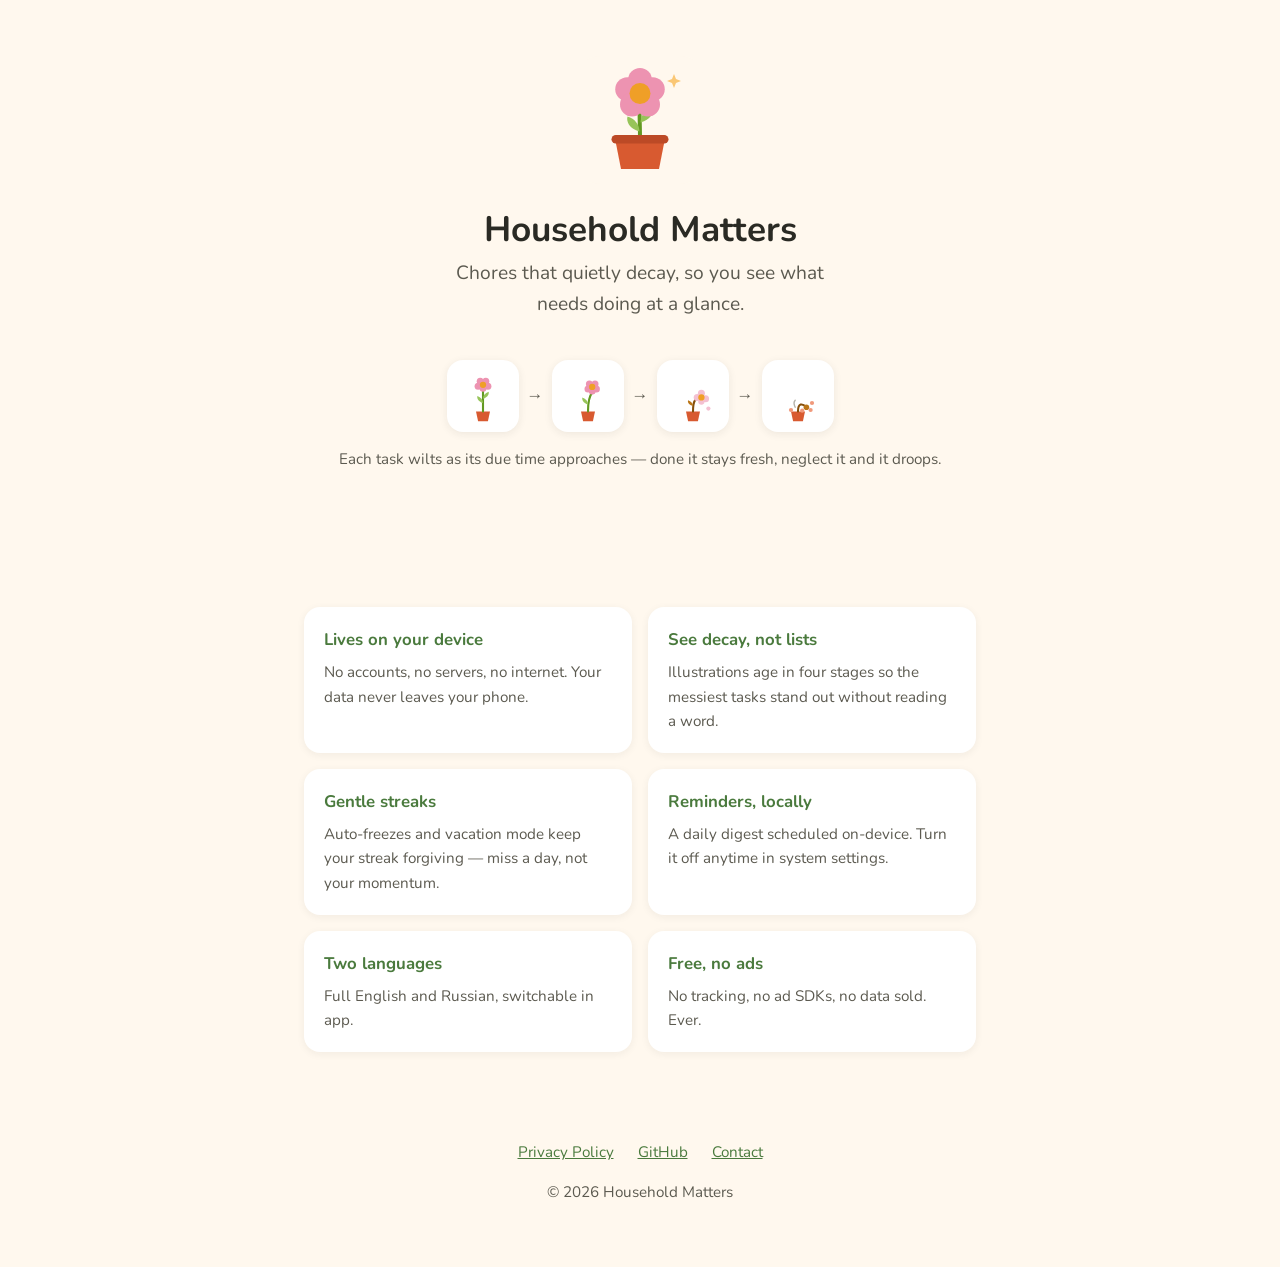
<file: index.html>
<!DOCTYPE html>
<html lang="en">
<head>
  <meta charset="UTF-8">
  <meta name="viewport" content="width=device-width, initial-scale=1.0">
  <title>Household Matters — chores that quietly decay</title>
  <meta name="description" content="A privacy-first household chores tracker. Tasks visibly decay over time, so you see what needs doing at a glance. All data stays on your device.">
  <link rel="icon" href="assets/logo.svg">
  <link rel="preconnect" href="https://fonts.googleapis.com">
  <link href="https://fonts.googleapis.com/css2?family=Nunito:wght@400;700;800&display=swap" rel="stylesheet">
  <link rel="stylesheet" href="styles.css">
</head>
<body>
  <header class="hero">
    <img class="logo" src="assets/logo.svg" alt="Household Matters logo — a flower in a pot">
    <h1>Household Matters</h1>
    <p class="tagline">Chores that quietly decay, so you see what needs doing at a glance.</p>

    <div class="decay-strip">
      <img src="assets/flower-stage-0.svg" alt="Fresh flower — task just done">
      <span class="arrow">→</span>
      <img src="assets/flower-stage-1.svg" alt="Slightly wilting flower">
      <span class="arrow">→</span>
      <img src="assets/flower-stage-2.svg" alt="Wilting flower">
      <span class="arrow">→</span>
      <img src="assets/flower-stage-3.svg" alt="Overdue, drooping flower">
    </div>
    <p class="decay-caption">Each task wilts as its due time approaches — done it stays fresh, neglect it and it droops.</p>
  </header>

  <main class="wrap">
    <ul class="features">
      <li>
        <h3>Lives on your device</h3>
        <p>No accounts, no servers, no internet. Your data never leaves your phone.</p>
      </li>
      <li>
        <h3>See decay, not lists</h3>
        <p>Illustrations age in four stages so the messiest tasks stand out without reading a word.</p>
      </li>
      <li>
        <h3>Gentle streaks</h3>
        <p>Auto-freezes and vacation mode keep your streak forgiving — miss a day, not your momentum.</p>
      </li>
      <li>
        <h3>Reminders, locally</h3>
        <p>A daily digest scheduled on-device. Turn it off anytime in system settings.</p>
      </li>
      <li>
        <h3>Two languages</h3>
        <p>Full English and Russian, switchable in app.</p>
      </li>
      <li>
        <h3>Free, no ads</h3>
        <p>No tracking, no ad SDKs, no data sold. Ever.</p>
      </li>
    </ul>
  </main>

  <footer>
    <nav>
      <a href="privacy.html">Privacy Policy</a>
      <a href="https://github.com/relocmed/householdmetters">GitHub</a>
      <a href="mailto:ilia.gitreviewer24@yahoo.com">Contact</a>
    </nav>
    <p>© 2026 Household Matters</p>
  </footer>
</body>
</html>
</file>
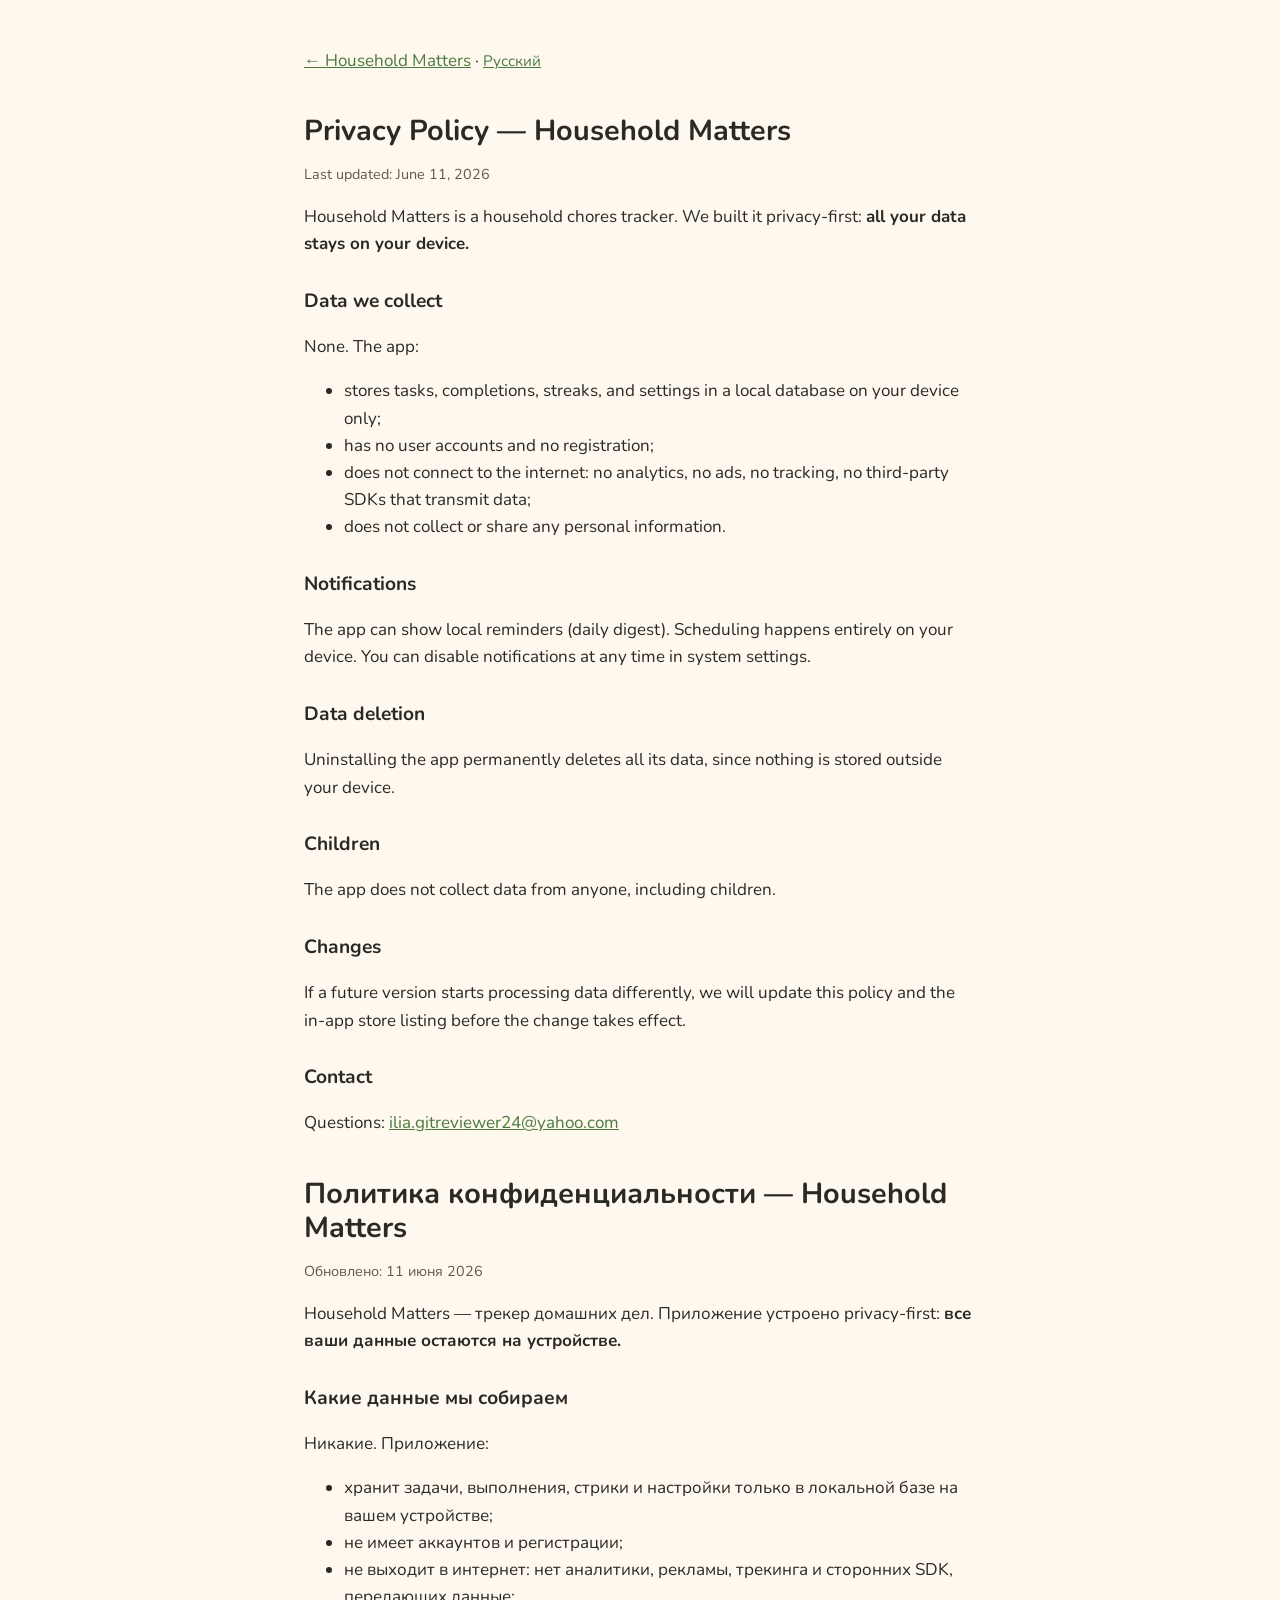
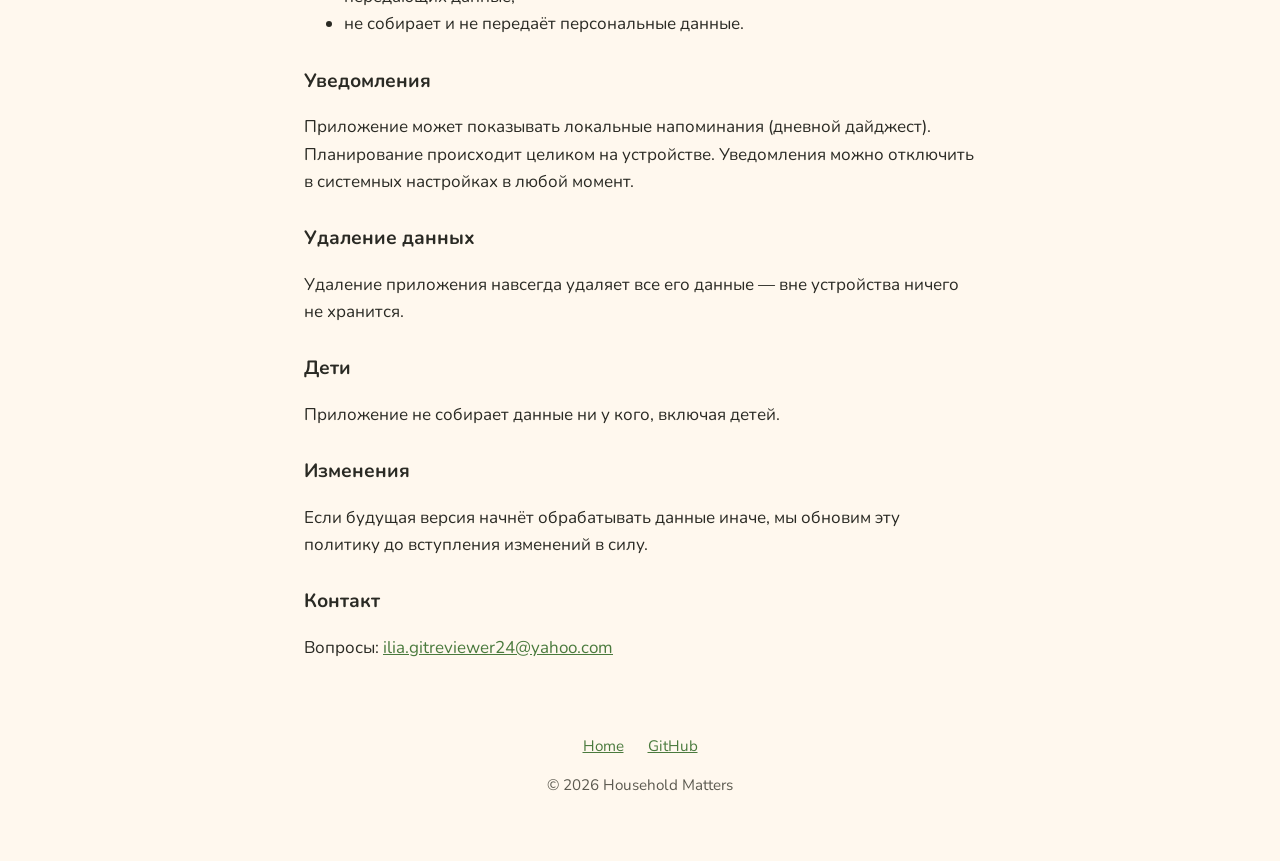
<file: privacy.html>
<!DOCTYPE html>
<html lang="en">
<head>
  <meta charset="UTF-8">
  <meta name="viewport" content="width=device-width, initial-scale=1.0">
  <title>Privacy Policy — Household Matters</title>
  <meta name="description" content="Household Matters privacy policy. No data collected, fully offline, nothing leaves your device.">
  <link rel="icon" href="assets/logo.svg">
  <link rel="preconnect" href="https://fonts.googleapis.com">
  <link href="https://fonts.googleapis.com/css2?family=Nunito:wght@400;700;800&display=swap" rel="stylesheet">
  <link rel="stylesheet" href="styles.css">
</head>
<body>
  <main class="wrap">
    <p><a href="index.html">← Household Matters</a> · <a class="lang-switch" href="#ru">Русский</a></p>

    <article id="en">
      <h1>Privacy Policy — Household Matters</h1>
      <p class="updated">Last updated: June 11, 2026</p>
      <p>Household Matters is a household chores tracker. We built it privacy-first:
        <strong>all your data stays on your device.</strong></p>

      <h2>Data we collect</h2>
      <p>None. The app:</p>
      <ul>
        <li>stores tasks, completions, streaks, and settings in a local database on your device only;</li>
        <li>has no user accounts and no registration;</li>
        <li>does not connect to the internet: no analytics, no ads, no tracking, no third-party SDKs that transmit data;</li>
        <li>does not collect or share any personal information.</li>
      </ul>

      <h2>Notifications</h2>
      <p>The app can show local reminders (daily digest). Scheduling happens entirely on your device.
        You can disable notifications at any time in system settings.</p>

      <h2>Data deletion</h2>
      <p>Uninstalling the app permanently deletes all its data, since nothing is stored outside your device.</p>

      <h2>Children</h2>
      <p>The app does not collect data from anyone, including children.</p>

      <h2>Changes</h2>
      <p>If a future version starts processing data differently, we will update this policy and the in-app
        store listing before the change takes effect.</p>

      <h2>Contact</h2>
      <p>Questions: <a href="mailto:ilia.gitreviewer24@yahoo.com">ilia.gitreviewer24@yahoo.com</a></p>
    </article>

    <article id="ru">
      <h1>Политика конфиденциальности — Household Matters</h1>
      <p class="updated">Обновлено: 11 июня 2026</p>
      <p>Household Matters — трекер домашних дел. Приложение устроено privacy-first:
        <strong>все ваши данные остаются на устройстве.</strong></p>

      <h2>Какие данные мы собираем</h2>
      <p>Никакие. Приложение:</p>
      <ul>
        <li>хранит задачи, выполнения, стрики и настройки только в локальной базе на вашем устройстве;</li>
        <li>не имеет аккаунтов и регистрации;</li>
        <li>не выходит в интернет: нет аналитики, рекламы, трекинга и сторонних SDK, передающих данные;</li>
        <li>не собирает и не передаёт персональные данные.</li>
      </ul>

      <h2>Уведомления</h2>
      <p>Приложение может показывать локальные напоминания (дневной дайджест). Планирование происходит целиком
        на устройстве. Уведомления можно отключить в системных настройках в любой момент.</p>

      <h2>Удаление данных</h2>
      <p>Удаление приложения навсегда удаляет все его данные — вне устройства ничего не хранится.</p>

      <h2>Дети</h2>
      <p>Приложение не собирает данные ни у кого, включая детей.</p>

      <h2>Изменения</h2>
      <p>Если будущая версия начнёт обрабатывать данные иначе, мы обновим эту политику до вступления
        изменений в силу.</p>

      <h2>Контакт</h2>
      <p>Вопросы: <a href="mailto:ilia.gitreviewer24@yahoo.com">ilia.gitreviewer24@yahoo.com</a></p>
    </article>
  </main>

  <footer>
    <nav>
      <a href="index.html">Home</a>
      <a href="https://github.com/relocmed/householdmetters">GitHub</a>
    </nav>
    <p>© 2026 Household Matters</p>
  </footer>
</body>
</html>
</file>
<file: styles.css>
:root {
  --bg: #FFF8EE;
  --surface: #FFFFFF;
  --text: #2A2A24;
  --text-soft: #5C5A50;
  --green: #4A7A3D;
  --green-bright: #7FB069;
  --terracotta: #D85A30;
  --radius: 16px;
}

* { box-sizing: border-box; }

body {
  margin: 0;
  font-family: "Nunito", -apple-system, "Segoe UI", Roboto, sans-serif;
  font-size: 17px;
  line-height: 1.6;
  color: var(--text);
  background: var(--bg);
}

.wrap {
  max-width: 720px;
  margin: 0 auto;
  padding: 24px;
}

header.hero {
  text-align: center;
  padding: 56px 24px 32px;
}

.hero img.logo {
  width: 128px;
  height: 128px;
}

h1 {
  font-size: 2.2rem;
  line-height: 1.2;
  margin: 16px 0 8px;
}

.tagline {
  font-size: 1.2rem;
  color: var(--text-soft);
  margin: 0 auto;
  max-width: 32ch;
}

.decay-strip {
  display: flex;
  justify-content: center;
  align-items: center;
  gap: 8px;
  margin: 40px auto 8px;
  flex-wrap: wrap;
}

.decay-strip img {
  width: 72px;
  height: 72px;
  background: var(--surface);
  border-radius: var(--radius);
  padding: 8px;
  box-shadow: 0 2px 8px rgba(42, 42, 36, 0.08);
}

.decay-strip .arrow {
  color: var(--text-soft);
  flex-shrink: 0;
}

.decay-caption {
  text-align: center;
  color: var(--text-soft);
  font-size: 0.95rem;
  margin-bottom: 48px;
}

.features {
  display: grid;
  grid-template-columns: repeat(auto-fit, minmax(220px, 1fr));
  gap: 16px;
  padding: 0;
  margin: 32px 0;
  list-style: none;
}

.features li {
  background: var(--surface);
  border-radius: var(--radius);
  padding: 20px;
  box-shadow: 0 2px 8px rgba(42, 42, 36, 0.06);
}

.features h3 {
  margin: 0 0 6px;
  font-size: 1.05rem;
  color: var(--green);
}

.features p {
  margin: 0;
  font-size: 0.95rem;
  color: var(--text-soft);
}

.features svg {
  width: 28px;
  height: 28px;
  stroke: var(--green-bright);
  margin-bottom: 10px;
}

a { color: var(--green); }

a:focus-visible {
  outline: 3px solid var(--green-bright);
  outline-offset: 2px;
  border-radius: 4px;
}

footer {
  text-align: center;
  padding: 32px 24px 48px;
  color: var(--text-soft);
  font-size: 0.95rem;
}

footer nav {
  display: flex;
  gap: 24px;
  justify-content: center;
  margin-bottom: 12px;
  flex-wrap: wrap;
}

/* privacy page */
article h1 { font-size: 1.8rem; margin-top: 40px; }
article h2 { font-size: 1.2rem; margin-top: 28px; }
article { max-width: 68ch; }
.lang-switch {
  display: inline-block;
  margin-top: 8px;
  font-size: 0.95rem;
}
.updated { color: var(--text-soft); font-size: 0.9rem; }
</file>
